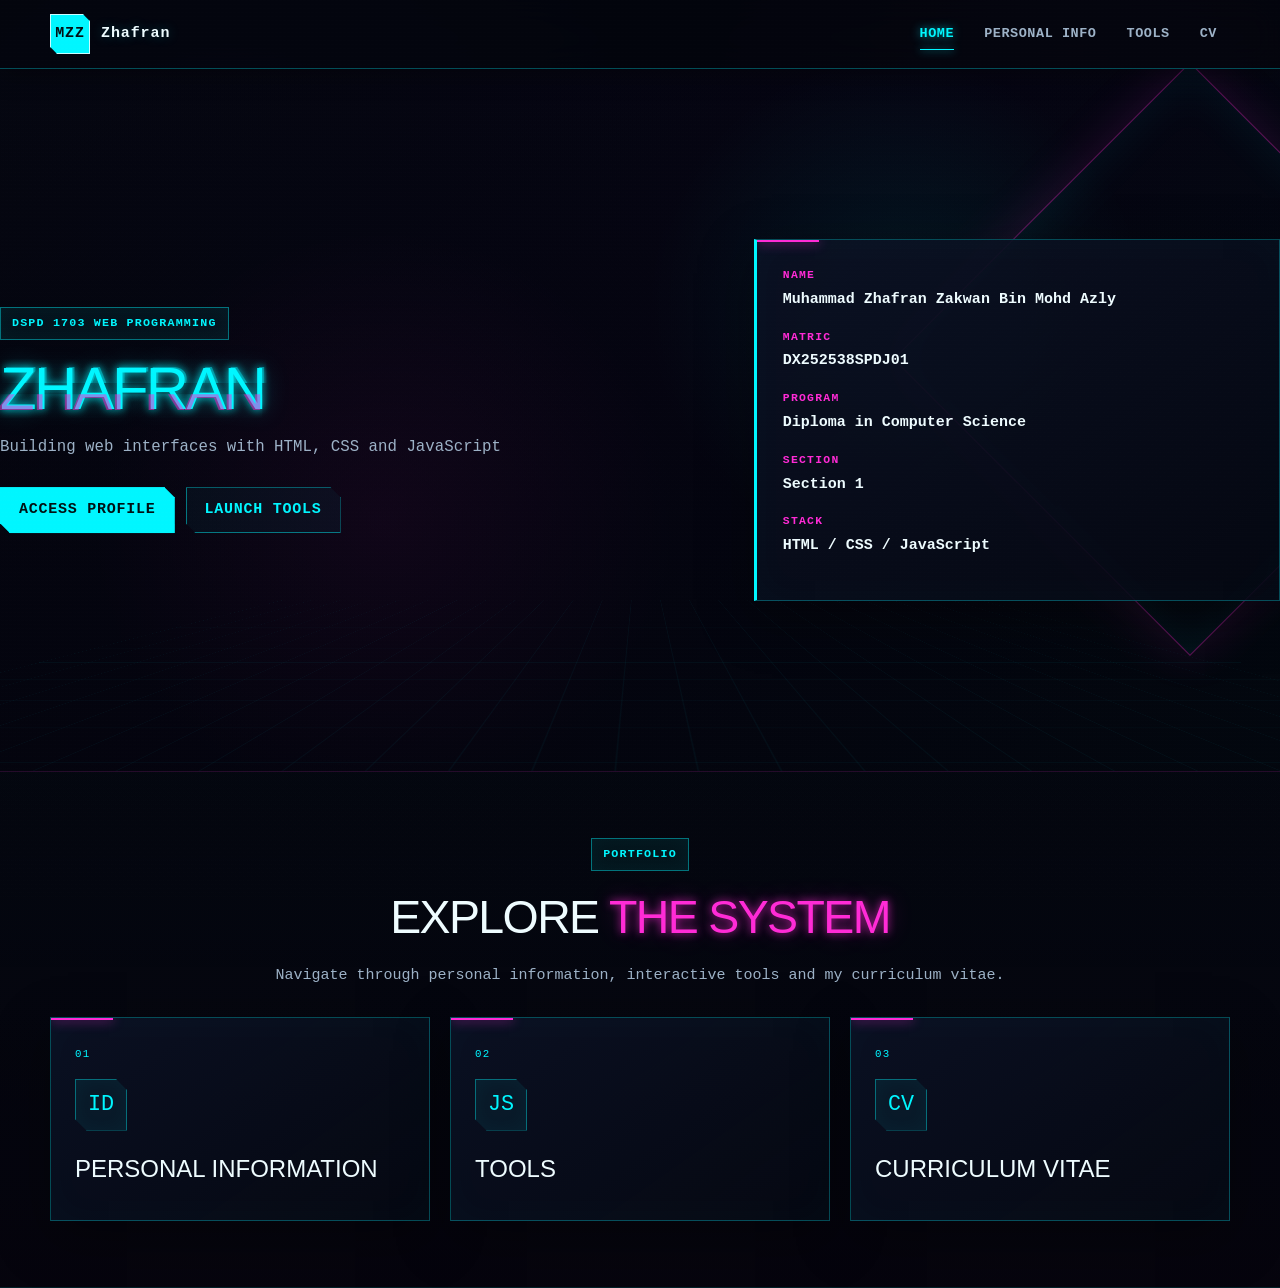
<file: index.html>
<!DOCTYPE html>
<html lang="en">
<head>
    <title>Main.html</title>
    <link rel="stylesheet" href="https://www.w3schools.com/w3css/4/w3.css">
    <link rel="stylesheet" href="css/style.css">
    <meta name="viewport" content="width=device-width, initial-scale=1.0">
</head>
<body>
<header class="site-header">
        <nav class="cyber-nav w3-bar">
            <a class="brand w3-bar-item" href="Main.html">
            <span class="brand-mark">MZZ</span>
            <span class="brand-text">Zhafran</span>
        </a>
            <div class="nav-links">
                <a class="w3-bar-item active" href="Main.html">Home</a>
                <a class="w3-bar-item " href="PersonalInfo.html">Personal Info</a>
                <a class="w3-bar-item " href="Tools.html">Tools</a>
                <a class="w3-bar-item " href="CV.html">CV</a>
            </div>
        </nav>
    </header>
    <main>
        <section class="parallax-hero w3-display-container">
            <div class="cyber-container hero-grid">
                <div>
                    <span class="eyebrow">DSPD 1703 Web Programming</span>
                    <h1 class="hero-title"><span class="glitch neon-cyan" data-text="ZHAFRAN">ZHAFRAN</span></h1>
                    <p class="lead">Building web interfaces with HTML, CSS and JavaScript</p>
                    <div class="actions">
                        <a class="btn btn-primary w3-button" href="PersonalInfo.html">Access Profile</a>
                        <a class="btn btn-secondary w3-button" href="Tools.html">Launch Tools</a>
                    </div>
 
                </div>
                <aside class="cyber-panel hero-card w3-card-4">
                    <div class="mini-label">NAME</div>
                    <div class="mini-value">Muhammad Zhafran Zakwan Bin Mohd Azly</div>
                    <div class="mini-label">Matric</div>
                    <div class="mini-value">DX252538SPDJ01</div>
                    <div class="mini-label">Program</div>
                    <div class="mini-value">Diploma in Computer Science</div>
                    <div class="mini-label">Section</div>
                    <div class="mini-value">Section 1</div>
                    <div class="mini-label">Stack</div>
                    <div class="mini-value">HTML / CSS / JavaScript</div>
                </aside>
            </div>
        </section>

        <section class="section section-dark" id="portfolio">
            <div class="cyber-container">
                <div class="section-heading w3-center">
                    <span class="eyebrow">Portfolio</span>
                    <h2>Explore <span class="neon-pink">The System</span></h2>
                    <p>Navigate through personal information, interactive tools and my curriculum vitae.</p>
                </div>
                <div class="cyber-grid-3 w3-row-padding">
                    <a class="cyber-card w3-card-4" href="PersonalInfo.html">
                        <span class="card-code">01</span>
                        <div class="card-icon">ID</div>
                        <h3>Personal Information</h3>
                    </a>
                    <a class="cyber-card w3-card-4" href="Tools.html">
                        <span class="card-code">02</span>
                        <div class="card-icon">JS</div>
                        <h3>Tools</h3>
                    </a>
                    <a class="cyber-card w3-card-4" href="CV.html">
                        <span class="card-code">03</span>
                        <div class="card-icon">CV</div>
                        <h3>Curriculum Vitae</h3>
                    </a>
                </div>
            </div>
        </section>

    </main>
</body>
</html>
</file>
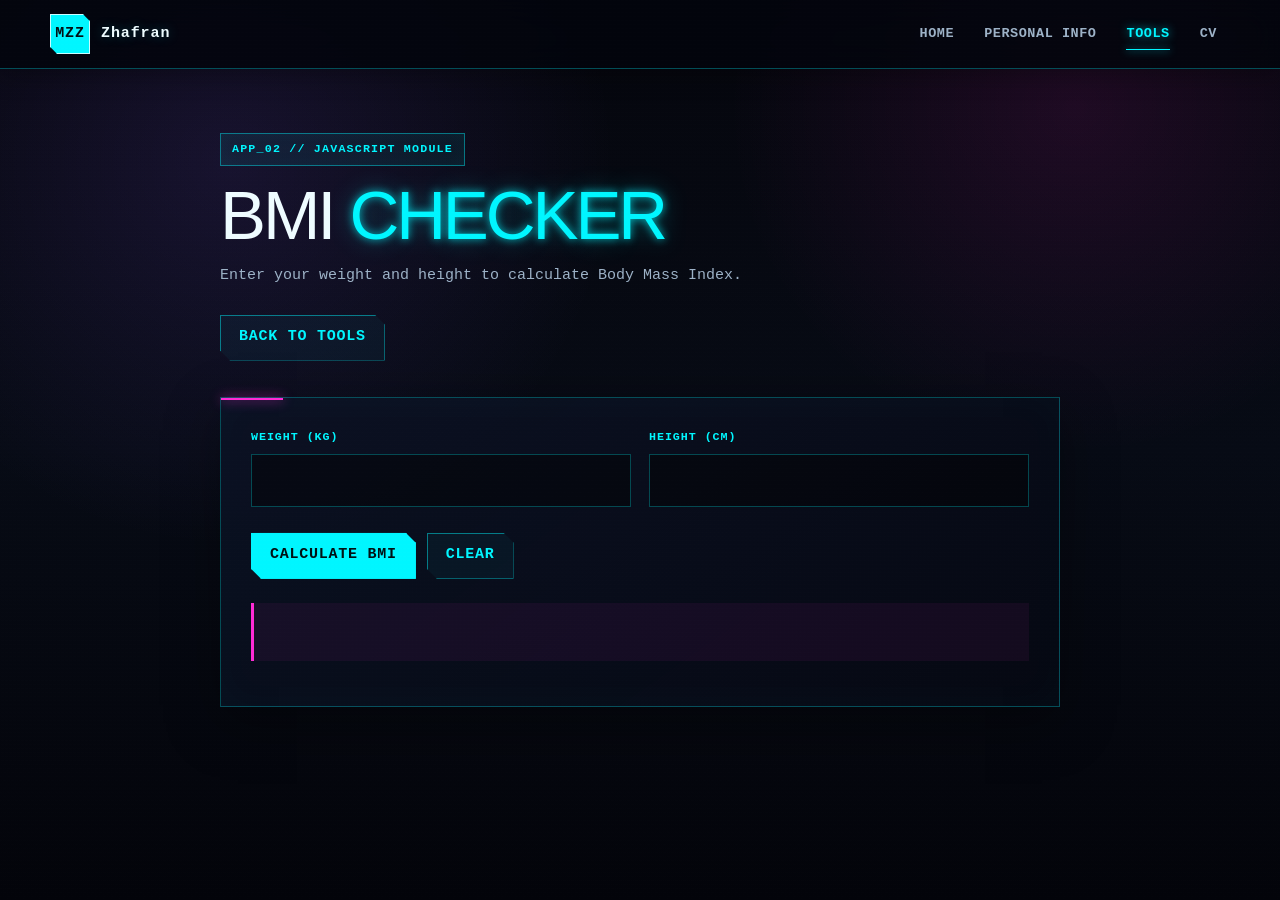
<file: BMIChecker.html>
<!DOCTYPE html>
<html lang="en">
<head>
    <meta name="viewport" content="width=device-width, initial-scale=1.0">
    <title>BMI Checker | Muhammad Zhafran Zakwan</title>
    <link rel="stylesheet" href="https://www.w3schools.com/w3css/4/w3.css">
    <link rel="stylesheet" href="css/style.css">
    <script src="js/bmi.js" defer></script>
</head>
<body class="tool-page">
<header class="site-header">
        <nav class="cyber-nav w3-bar">
            <a class="brand w3-bar-item" href="Main.html">
                <span class="brand-mark">MZZ</span>
                <span class="brand-text">Zhafran</span>
            </a>
            <div class="nav-links">
                <a class="w3-bar-item " href="Main.html">Home</a>
                <a class="w3-bar-item " href="PersonalInfo.html">Personal Info</a>
                <a class="w3-bar-item active" href="Tools.html">Tools</a>
                <a class="w3-bar-item " href="CV.html">CV</a>
            </div>
        </nav>
    </header>
    <main class="cyber-container">
        <section class="page-header">
            <span class="eyebrow">APP_02 // JavaScript Module</span>
            <h1 class="page-title">BMI <span class="neon-cyan">Checker</span></h1>
            <p class="page-subtitle">Enter your weight and height to calculate Body Mass Index.</p>
            <div class="actions"><a class="btn btn-secondary w3-button" href="Tools.html">Back to Tools</a></div>
        </section>
        <section class="tool-panel w3-card-4">
            <div class="form-grid">
                <div class="field"><label for="weight">Weight (kg)</label><input class="w3-input" type="number" min="0" step="any" id="weight"></div>
                <div class="field"><label for="height">Height (cm)</label><input class="w3-input" type="number" min="0" step="any" id="height"></div>
            </div>
            <div class="button-row">
                <button class="btn btn-primary w3-button" type="button" onclick="calculateBMI()">Calculate BMI</button>
                <button class="btn btn-secondary w3-button" type="button" onclick="clearBMI()">Clear</button>
            </div>
            <p class="result-box" id="bmiResult"></p>
        </section>
    </main>
</body>
</html>
</file>
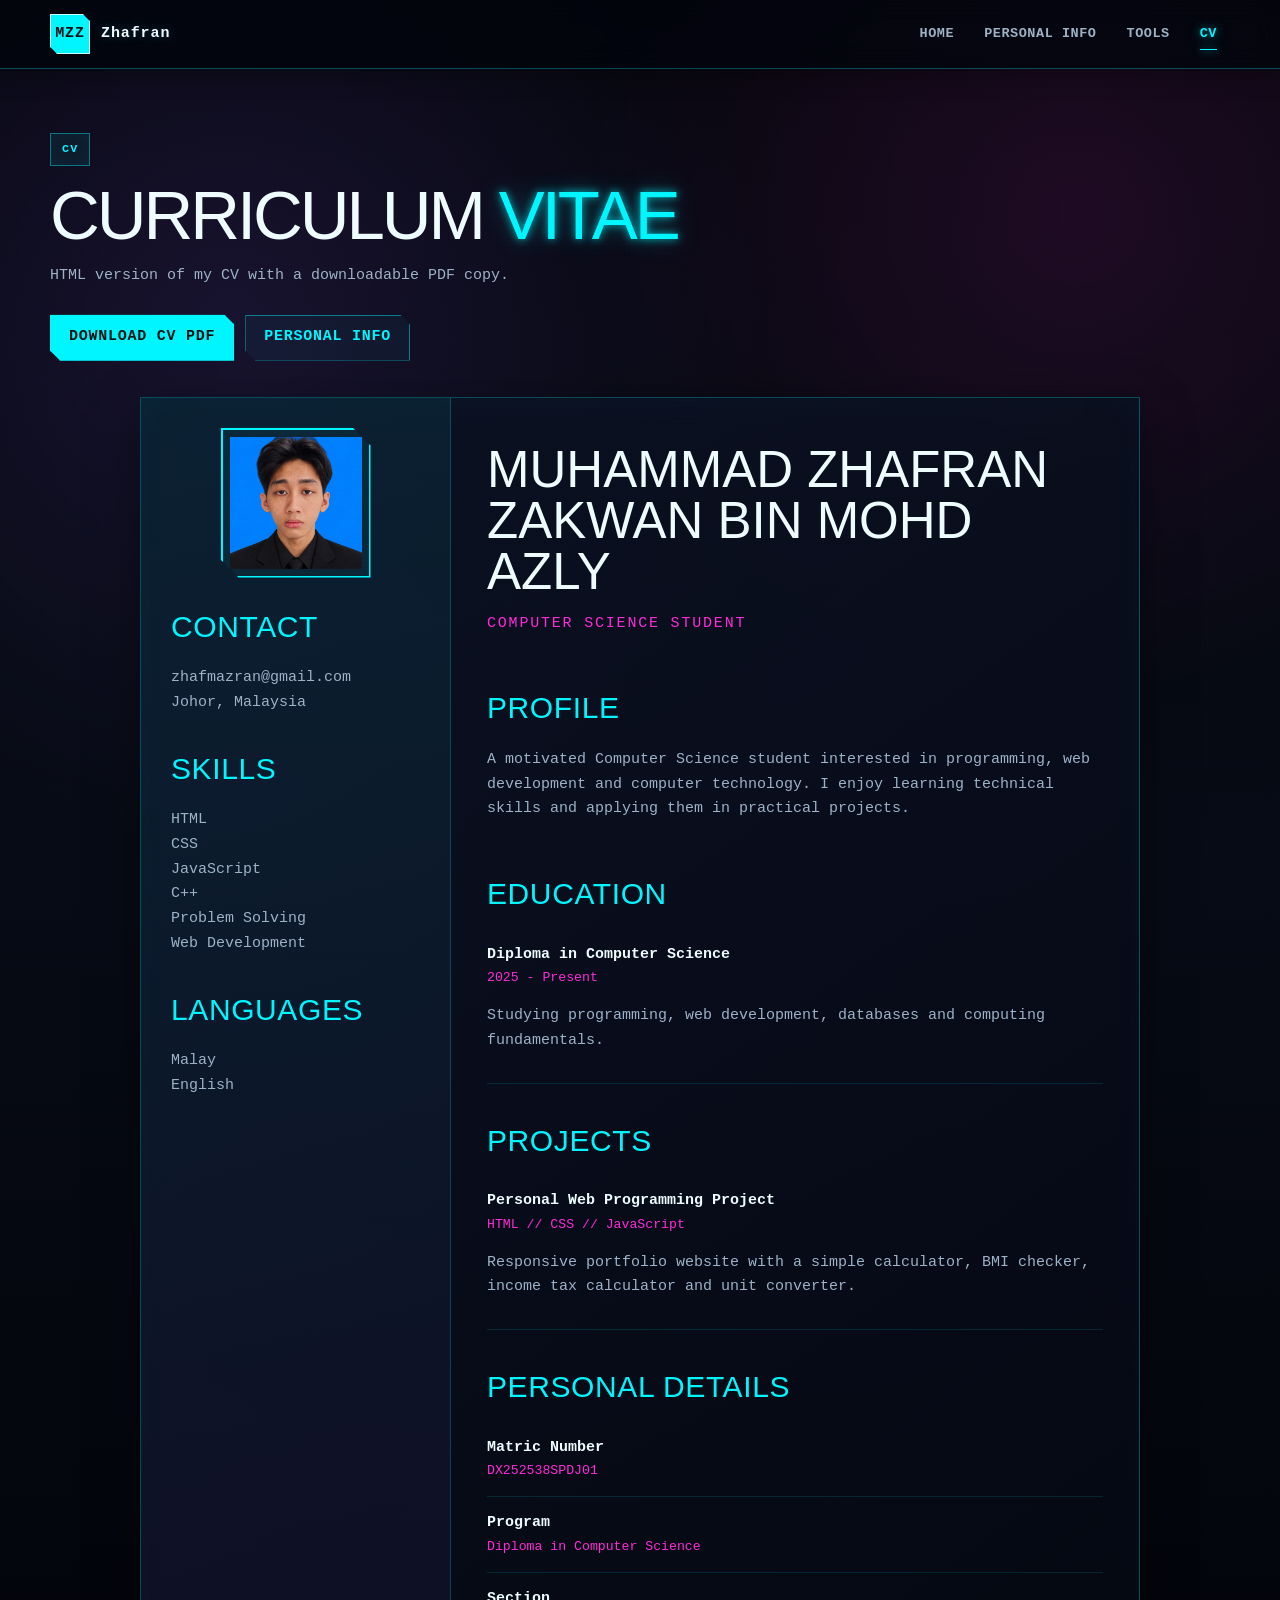
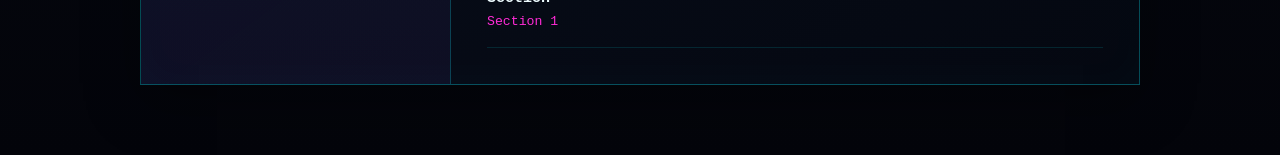
<file: CV.html>
<!DOCTYPE html>
<html lang="en">
<head>
    <meta name="viewport" content="width=device-width, initial-scale=1.0">
    <title>CV | Muhammad Zhafran Zakwan</title>
    <link rel="stylesheet" href="https://www.w3schools.com/w3css/4/w3.css">
    <link rel="stylesheet" href="css/style.css">
    
</head>
<body>
<header class="site-header">
        <nav class="cyber-nav w3-bar">
            <a class="brand w3-bar-item" href="Main.html">
                <span class="brand-mark">MZZ</span>
                <span class="brand-text">Zhafran</span>
            </a>
            <div class="nav-links">
                <a class="w3-bar-item " href="Main.html">Home</a>
                <a class="w3-bar-item " href="PersonalInfo.html">Personal Info</a>
                <a class="w3-bar-item " href="Tools.html">Tools</a>
                <a class="w3-bar-item active" href="CV.html">CV</a>
            </div>
        </nav>
    </header>
    <main class="cyber-container">
        <section class="page-header">
            <span class="eyebrow">CV</span>
            <h1 class="page-title">Curriculum <span class="neon-cyan">Vitae</span></h1>
            <p class="page-subtitle">HTML version of my CV with a downloadable PDF copy.</p>
            <div class="actions">
                <a class="btn btn-primary w3-button" href="pdf/CV_Muhammad_Zhafran_Zakwan.pdf" download>Download CV PDF</a>
                <a class="btn btn-secondary w3-button" href="PersonalInfo.html">Personal Info</a>
            </div>
        </section>

        <section class="cv-shell w3-card-4">
            <aside class="cv-side">
                <img class="profile-photo" src="images/zhaf.jpg">
                <h2>Contact</h2>
                <p class="muted">zhafmazran@gmail.com<br>Johor, Malaysia</p>
                <h2>Skills</h2>
                <p class="muted">HTML<br>CSS<br>JavaScript<br>C++<br>Problem Solving<br>Web Development<br></p>
                <h2>Languages</h2>
                <p class="muted">Malay<br>English</p>
            </aside>
            <div class="cv-main">
                <h1>Muhammad Zhafran Zakwan Bin Mohd Azly</h1>
                <p class="role">Computer Science Student</p>
                <div class="cv-section">
                    <h2>Profile</h2>
                    <p class="muted">A motivated Computer Science student interested in programming, web development and computer technology. I enjoy learning technical skills and applying them in practical projects.</p>
                </div>
                <div class="cv-section">
                    <h2>Education</h2>
                    <div class="cv-entry"><strong>Diploma in Computer Science</strong><span>2025 - Present</span><p class="muted">Studying programming, web development, databases and computing fundamentals.</p></div>
                </div>
                <div class="cv-section">
                    <h2>Projects</h2>
                    <div class="cv-entry"><strong>Personal Web Programming Project</strong><span>HTML // CSS // JavaScript</span><p class="muted">Responsive portfolio website with a simple calculator, BMI checker, income tax calculator and unit converter.</p></div>
                </div>
                <div class="cv-section">
                    <h2>Personal Details</h2>
                    <div class="cv-entry"><strong>Matric Number</strong><span>DX252538SPDJ01</span></div>
                    <div class="cv-entry"><strong>Program</strong><span>Diploma in Computer Science</span></div>
                    <div class="cv-entry"><strong>Section</strong><span>Section 1</span></div>
                </div>
            </div>
        </section>
    </main>
</body>
</html>
</file>
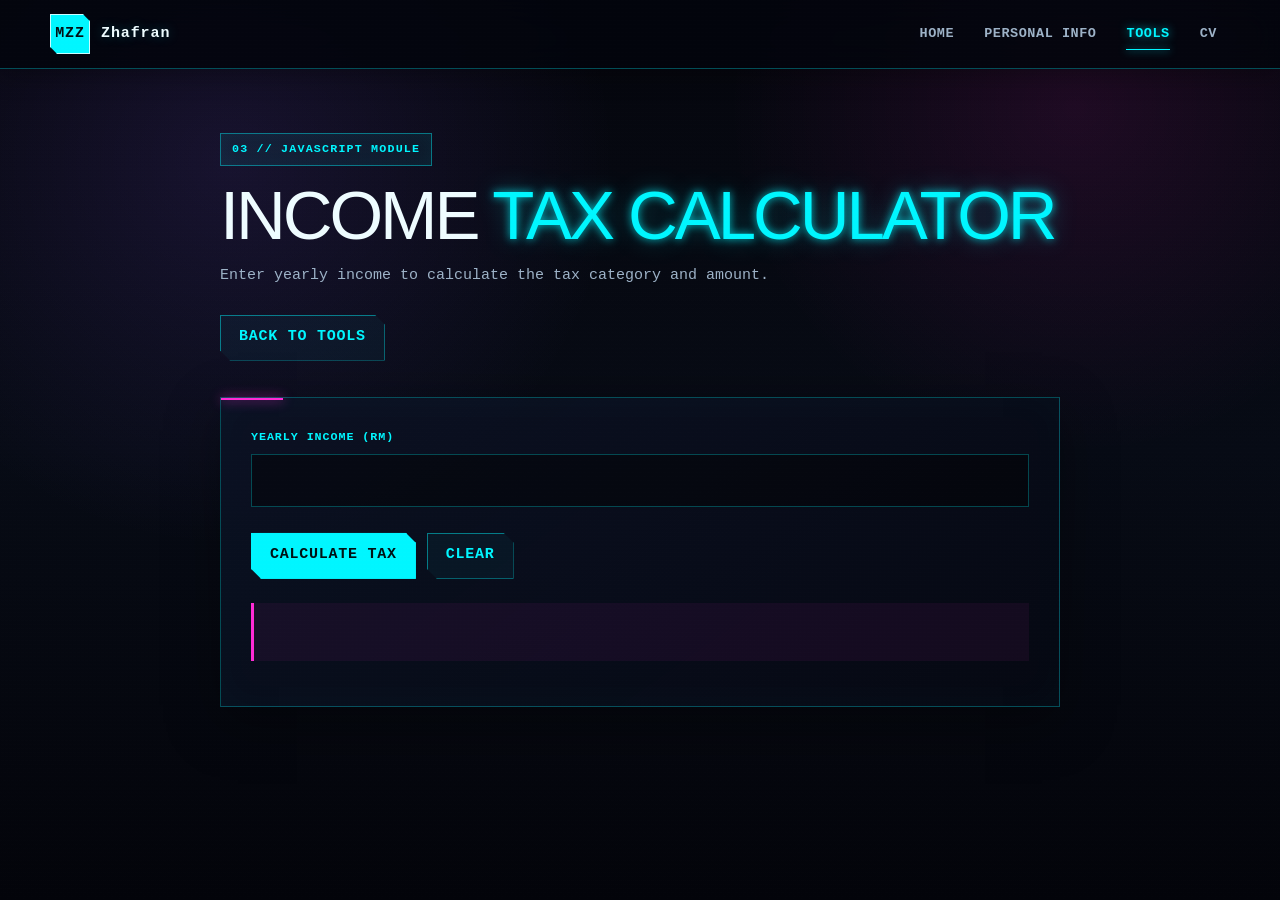
<file: IncomeTaxCalculator.html>
<!DOCTYPE html>
<html lang="en">
<head>
    <meta name="viewport" content="width=device-width, initial-scale=1.0">
    <title>Income Tax Calculator | Muhammad Zhafran Zakwan</title>
    <link rel="stylesheet" href="https://www.w3schools.com/w3css/4/w3.css">
    <link rel="stylesheet" href="css/style.css">
    <script src="js/income-tax.js" defer></script>
</head>
<body class="tool-page">
<header class="site-header">
        <nav class="cyber-nav w3-bar">
            <a class="brand w3-bar-item" href="Main.html">
             <span class="brand-mark">MZZ</span>
             <span class="brand-text">Zhafran</span>
        </a>
            <div class="nav-links">
                <a class="w3-bar-item " href="Main.html">Home</a>
                <a class="w3-bar-item " href="PersonalInfo.html">Personal Info</a>
                <a class="w3-bar-item active" href="Tools.html">Tools</a>
                <a class="w3-bar-item " href="CV.html">CV</a>
            </div>
        </nav>
    </header>
    <main class="cyber-container">
        <section class="page-header">
            <span class="eyebrow">03 // JavaScript Module</span>
            <h1 class="page-title">Income <span class="neon-cyan">Tax Calculator</span></h1>
            <p class="page-subtitle">Enter yearly income to calculate the tax category and amount.</p>
            <div class="actions"><a class="btn btn-secondary w3-button" href="Tools.html">Back to Tools</a></div>
        </section>
        <section class="tool-panel w3-card-4">
            <div class="field"><label for="income">Yearly Income (RM)</label><input class="w3-input" type="number" min="0" step="any" id="income"></div>
            <div class="button-row">
                <button class="btn btn-primary w3-button" type="button" onclick="calculateIncomeTax()">Calculate Tax</button>
                <button class="btn btn-secondary w3-button" type="button" onclick="clearTax()">Clear</button>
            </div>
            <p class="result-box" id="taxResult"></p>
        </section>
    </main>
</body>
</html>
</file>
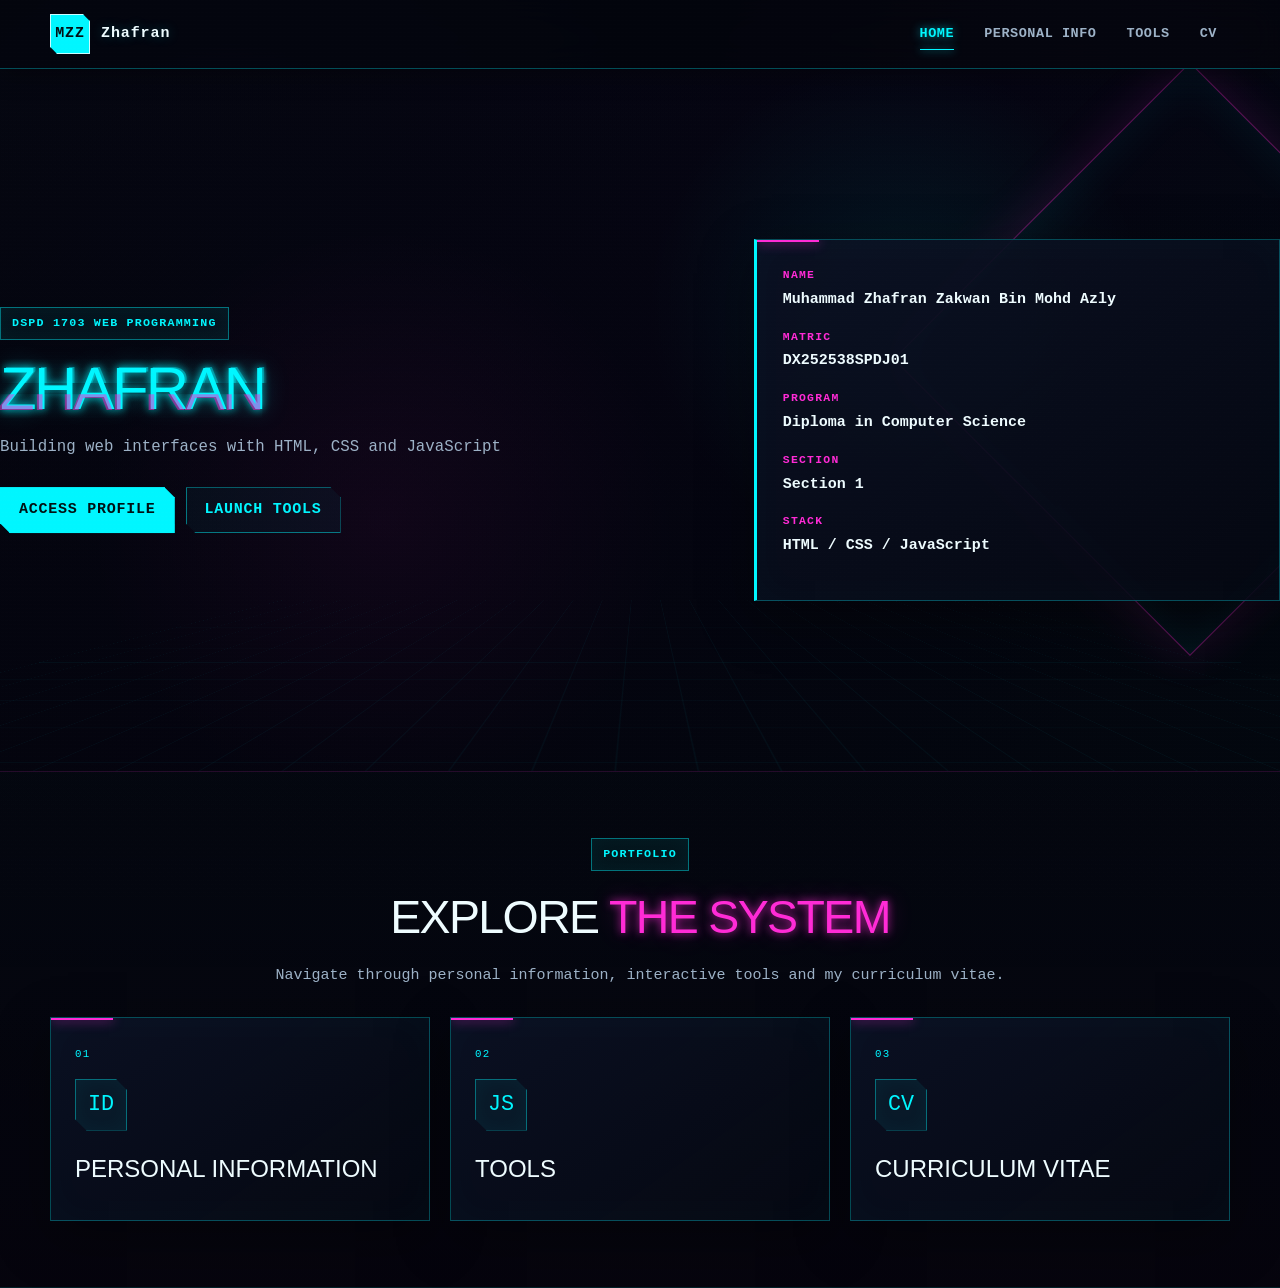
<file: Main.html>
<!DOCTYPE html>
<html lang="en">
<head>
    <title>Main.html</title>
    <link rel="stylesheet" href="https://www.w3schools.com/w3css/4/w3.css">
    <link rel="stylesheet" href="css/style.css">
    <meta name="viewport" content="width=device-width, initial-scale=1.0">
</head>
<body>
<header class="site-header">
        <nav class="cyber-nav w3-bar">
            <a class="brand w3-bar-item" href="Main.html">
            <span class="brand-mark">MZZ</span>
            <span class="brand-text">Zhafran</span>
        </a>
            <div class="nav-links">
                <a class="w3-bar-item active" href="Main.html">Home</a>
                <a class="w3-bar-item " href="PersonalInfo.html">Personal Info</a>
                <a class="w3-bar-item " href="Tools.html">Tools</a>
                <a class="w3-bar-item " href="CV.html">CV</a>
            </div>
        </nav>
    </header>
    <main>
        <section class="parallax-hero w3-display-container">
            <div class="cyber-container hero-grid">
                <div>
                    <span class="eyebrow">DSPD 1703 Web Programming</span>
                    <h1 class="hero-title"><span class="glitch neon-cyan" data-text="ZHAFRAN">ZHAFRAN</span></h1>
                    <p class="lead">Building web interfaces with HTML, CSS and JavaScript</p>
                    <div class="actions">
                        <a class="btn btn-primary w3-button" href="PersonalInfo.html">Access Profile</a>
                        <a class="btn btn-secondary w3-button" href="Tools.html">Launch Tools</a>
                    </div>
 
                </div>
                <aside class="cyber-panel hero-card w3-card-4">
                    <div class="mini-label">NAME</div>
                    <div class="mini-value">Muhammad Zhafran Zakwan Bin Mohd Azly</div>
                    <div class="mini-label">Matric</div>
                    <div class="mini-value">DX252538SPDJ01</div>
                    <div class="mini-label">Program</div>
                    <div class="mini-value">Diploma in Computer Science</div>
                    <div class="mini-label">Section</div>
                    <div class="mini-value">Section 1</div>
                    <div class="mini-label">Stack</div>
                    <div class="mini-value">HTML / CSS / JavaScript</div>
                </aside>
            </div>
        </section>

        <section class="section section-dark" id="portfolio">
            <div class="cyber-container">
                <div class="section-heading w3-center">
                    <span class="eyebrow">Portfolio</span>
                    <h2>Explore <span class="neon-pink">The System</span></h2>
                    <p>Navigate through personal information, interactive tools and my curriculum vitae.</p>
                </div>
                <div class="cyber-grid-3 w3-row-padding">
                    <a class="cyber-card w3-card-4" href="PersonalInfo.html">
                        <span class="card-code">01</span>
                        <div class="card-icon">ID</div>
                        <h3>Personal Information</h3>
                    </a>
                    <a class="cyber-card w3-card-4" href="Tools.html">
                        <span class="card-code">02</span>
                        <div class="card-icon">JS</div>
                        <h3>Tools</h3>
                    </a>
                    <a class="cyber-card w3-card-4" href="CV.html">
                        <span class="card-code">03</span>
                        <div class="card-icon">CV</div>
                        <h3>Curriculum Vitae</h3>
                    </a>
                </div>
            </div>
        </section>

    </main>
</body>
</html>
</file>
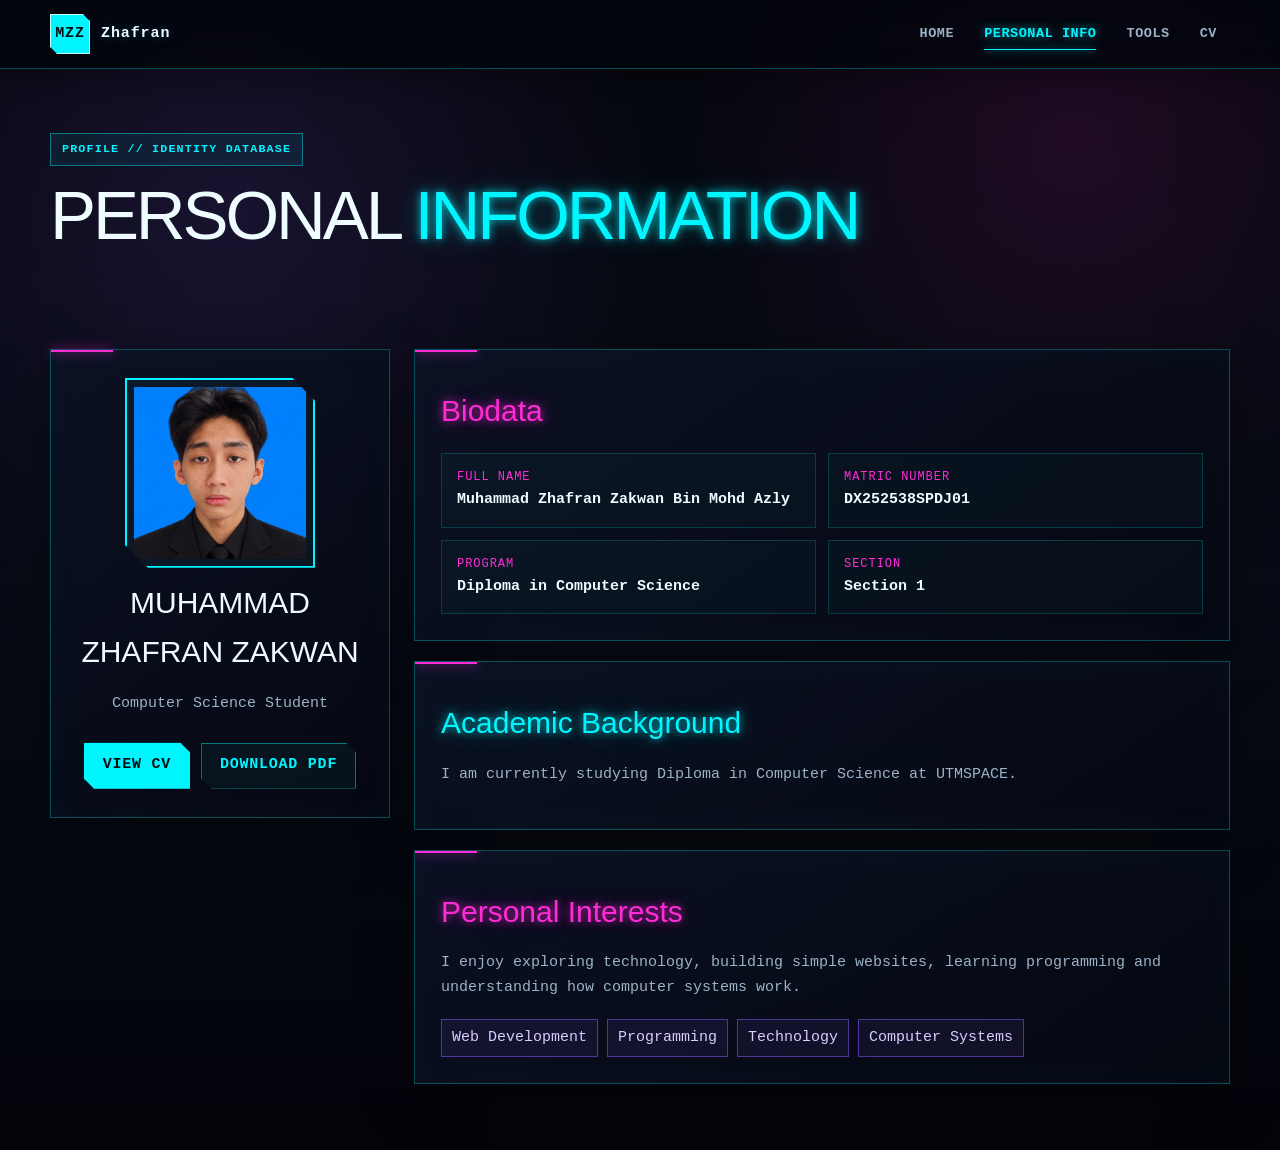
<file: PersonalInfo.html>
<!DOCTYPE html>
<html lang="en">
<head>
    <title>Personal Information | Muhammad Zhafran Zakwan</title>
    <link rel="stylesheet" href="https://www.w3schools.com/w3css/4/w3.css">
    <link rel="stylesheet" href="css/style.css">
    <meta name="viewport" content="width=device-width, initial-scale=1.0">
</head>
<body>
<header class="site-header">
        <nav class="cyber-nav w3-bar">
            <a class="brand w3-bar-item" href="Main.html">
                <span class="brand-mark">MZZ</span>
                <span class="brand-text">Zhafran</span>
            </a>
            <div class="nav-links">
                <a class="w3-bar-item " href="Main.html">Home</a>
                <a class="w3-bar-item active" href="PersonalInfo.html">Personal Info</a>
                <a class="w3-bar-item " href="Tools.html">Tools</a>
                <a class="w3-bar-item " href="CV.html">CV</a>
            </div>
        </nav>
    </header>
    <main class="cyber-container">
        <section class="page-header">
            <span class="eyebrow">Profile // Identity Database</span>
            <h1 class="page-title">Personal <span class="neon-cyan">Information</span></h1>
        </section>

        <section class="profile-layout section">
            <aside class="profile-card w3-card-4">
                <img class="profile-photo" src="images/zhaf.jpg">
                <h2>Muhammad Zhafran Zakwan</h2>
                <p class="muted">Computer Science Student</p>
                <div class="actions" style="justify-content:center">
                    <a class="btn btn-primary w3-button" href="CV.html">View CV</a>
                    <a class="btn btn-secondary w3-button" href="pdf/CV_Muhammad_Zhafran_Zakwan.pdf" download>Download PDF</a>
                </div>
            </aside>

            <div class="content-stack">
                <article class="cyber-panel w3-card-4">
                    <h2 class="neon-pink">Biodata</h2>
                    <div class="info-list">
                        <div class="info-item"><small>Full Name</small><strong>Muhammad Zhafran Zakwan Bin Mohd Azly</strong></div>
                        <div class="info-item"><small>Matric Number</small><strong>DX252538SPDJ01</strong></div>
                        <div class="info-item"><small>Program</small><strong>Diploma in Computer Science</strong></div>
                        <div class="info-item"><small>Section</small><strong>Section 1</strong></div>
                    </div>
                </article>

                <article class="cyber-panel w3-card-4">
                    <h2 class="neon-cyan">Academic Background</h2>
                    <p class="muted">I am currently studying Diploma in Computer Science at UTMSPACE.</p>
                </article>

                <article class="cyber-panel w3-card-4">
                    <h2 class="neon-pink">Personal Interests</h2>
                    <p class="muted">I enjoy exploring technology, building simple websites, learning programming and understanding how computer systems work.</p>
                    <div class="skill-tags">
                        <span>Web Development</span><span>Programming</span><span>Technology</span><span>Computer Systems</span>
                    </div>
                </article>
            </div>
        </section>
    </main>
</body>
</html>
</file>
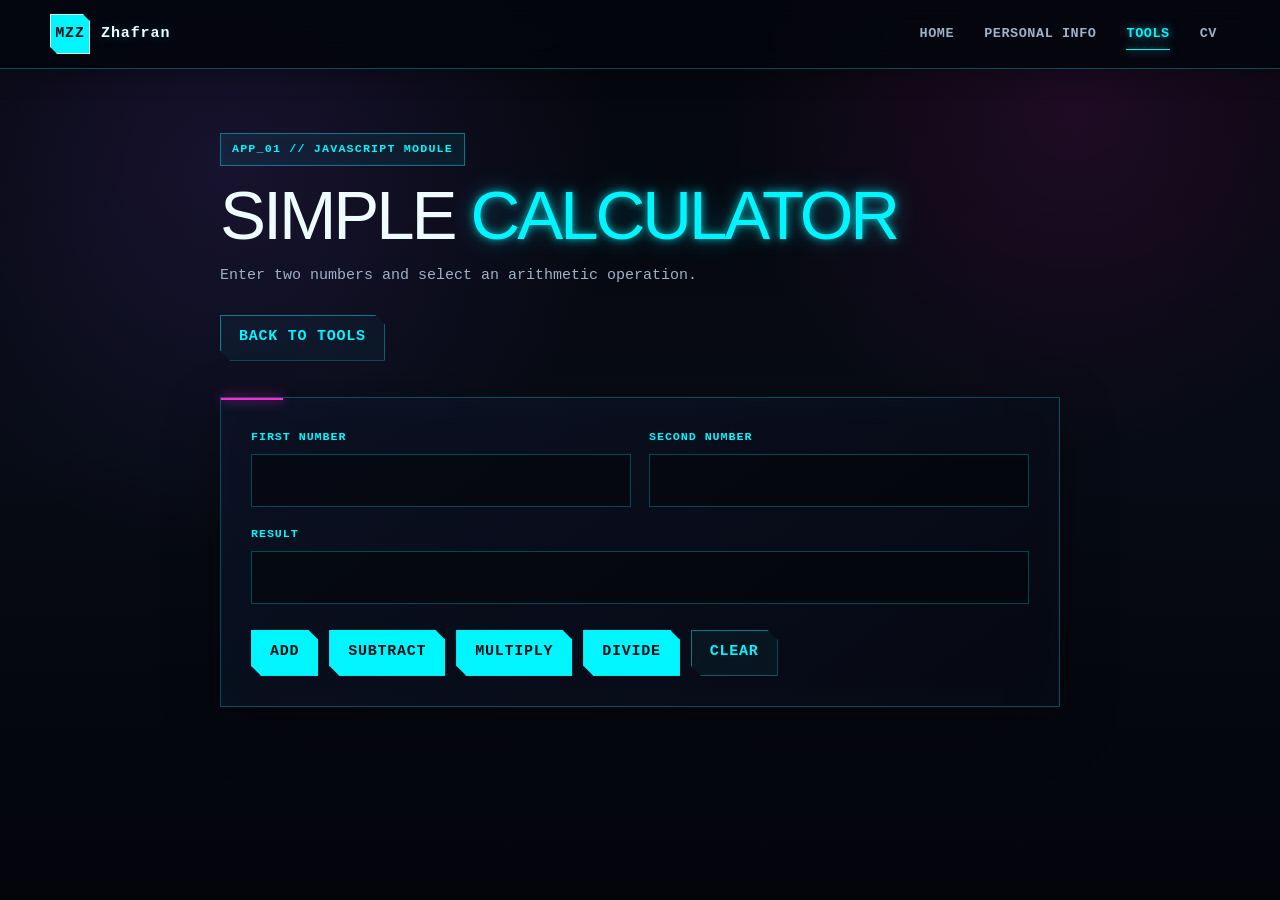
<file: SimpleCalculator.html>
<!DOCTYPE html>
<html lang="en">
<head>
    <title>Simple Calculator | Muhammad Zhafran Zakwan</title>
    <link rel="stylesheet" href="https://www.w3schools.com/w3css/4/w3.css">
    <link rel="stylesheet" href="css/style.css">
    <meta name="viewport" content="width=device-width, initial-scale=1.0">
    <script src="js/simple-calculator.js" defer></script>
</head>
<body class="tool-page">
<header class="site-header">
        <nav class="cyber-nav w3-bar">
            <a class="brand w3-bar-item" href="Main.html">
            <span class="brand-mark">MZZ</span>
            <span class="brand-text">Zhafran</span>
        </a>
            <div class="nav-links">
                <a class="w3-bar-item " href="Main.html">Home</a>
                <a class="w3-bar-item " href="PersonalInfo.html">Personal Info</a>
                <a class="w3-bar-item active" href="Tools.html">Tools</a>
                <a class="w3-bar-item " href="CV.html">CV</a>
            </div>
        </nav>
    </header>
    <main class="cyber-container">
        <section class="page-header">
            <span class="eyebrow">APP_01 // JavaScript Module</span>
            <h1 class="page-title">Simple <span class="neon-cyan">Calculator</span></h1>
            <p class="page-subtitle">Enter two numbers and select an arithmetic operation.</p>
            <div class="actions"><a class="btn btn-secondary w3-button" href="Tools.html">Back to Tools</a></div>
        </section>
        <section class="tool-panel w3-card-4">
            <div class="form-grid">
                <div class="field"><label for="no1">First Number</label><input class="w3-input" type="number" step="any" id="no1"></div>
                <div class="field"><label for="no2">Second Number</label><input class="w3-input" type="number" step="any" id="no2"></div>
                <div class="field full"><label for="result">Result</label><input class="w3-input" type="text" id="result" readonly></div>
            </div>
            <div class="button-row">
                <button class="btn btn-primary w3-button" type="button" onclick="doAdd()">Add</button>
                <button class="btn btn-primary w3-button" type="button" onclick="doSubtract()">Subtract</button>
                <button class="btn btn-primary w3-button" type="button" onclick="doMultiply()">Multiply</button>
                <button class="btn btn-primary w3-button" type="button" onclick="doDivide()">Divide</button>
                <button class="btn btn-secondary w3-button" type="button" onclick="doClear()">Clear</button>
            </div>
        </section>
    </main>
</body>
</html>
</file>
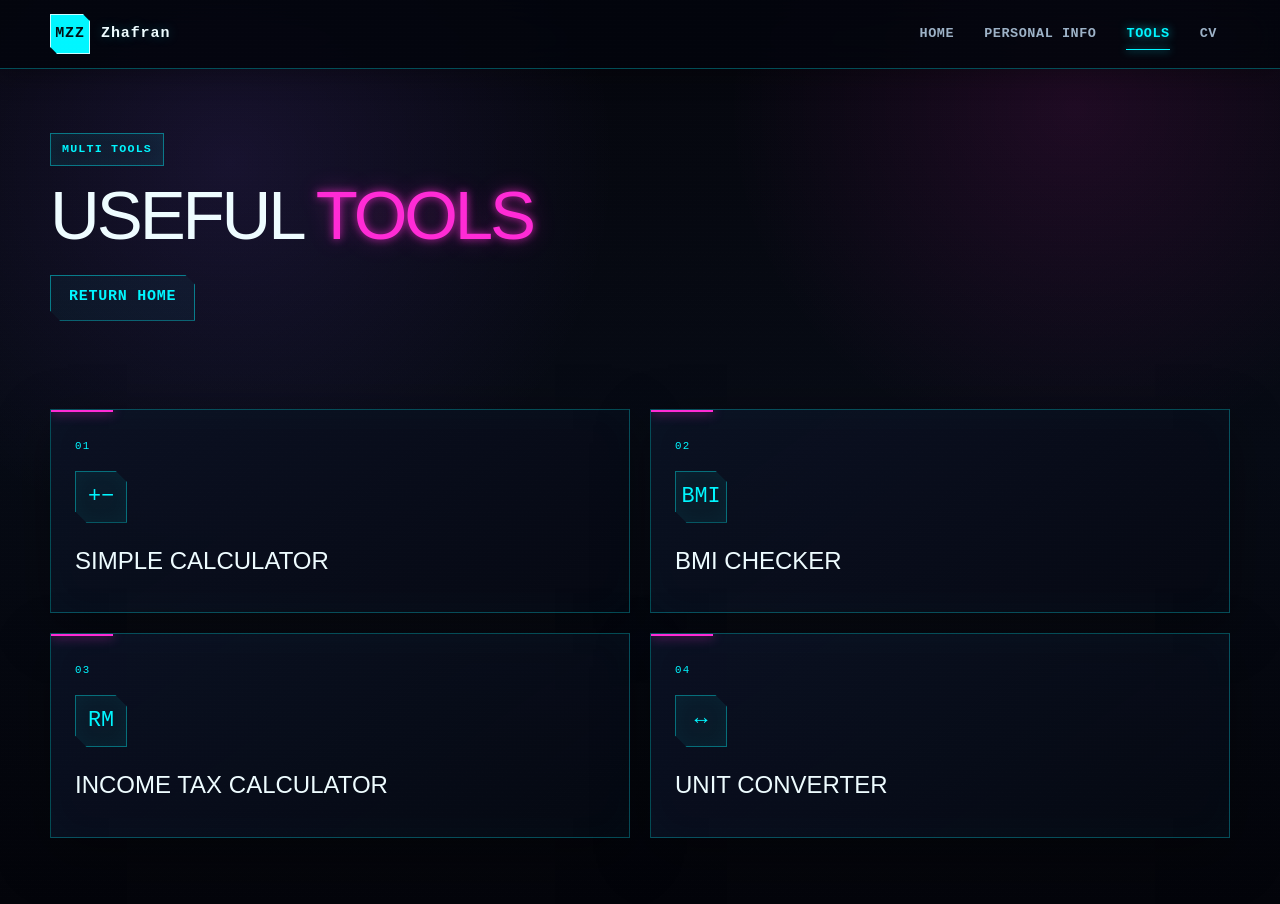
<file: Tools.html>
<!DOCTYPE html>
<html lang="en">
<head>
    <title>Useful Tools | Muhammad Zhafran Zakwan</title>
    <link rel="stylesheet" href="https://www.w3schools.com/w3css/4/w3.css">
    <link rel="stylesheet" href="css/style.css">
    <meta name="viewport" content="width=device-width, initial-scale=1.0">
</head>
<body>
<header class="site-header">
        <nav class="cyber-nav w3-bar">
            <a class="brand w3-bar-item" href="Main.html">
            <span class="brand-mark">MZZ</span>
            <span class="brand-text">Zhafran</span>
        </a>
            <div class="nav-links">
                <a class="w3-bar-item " href="Main.html">Home</a>
                <a class="w3-bar-item " href="PersonalInfo.html">Personal Info</a>
                <a class="w3-bar-item active" href="Tools.html">Tools</a>
                <a class="w3-bar-item " href="CV.html">CV</a>
            </div>
        </nav>
    </header>
    <main class="cyber-container">
        <section class="page-header">
            <span class="eyebrow">Multi tools</span>
            <h1 class="page-title">Useful <span class="neon-pink">Tools</span></h1>
            <div class="actions"><a class="btn btn-secondary w3-button" href="Main.html">Return Home</a></div>
        </section>

        <section class="section">
            <div class="tool-grid w3-row-padding">
                <a class="tool-card cyber-panel w3-card-4" href="SimpleCalculator.html">
                    <span class="card-code">01</span><div class="card-icon">+−</div><h3>Simple Calculator</h3>
                </a>
                <a class="tool-card cyber-panel w3-card-4" href="BMIChecker.html">
                    <span class="card-code">02</span><div class="card-icon">BMI</div><h3>BMI Checker</h3>
                </a>    
                <a class="tool-card cyber-panel w3-card-4" href="IncomeTaxCalculator.html">
                    <span class="card-code">03</span><div class="card-icon">RM</div><h3>Income Tax Calculator</h3>
                </a>
                <a class="tool-card cyber-panel w3-card-4" href="UnitConverter.html">
                    <span class="card-code">04</span><div class="card-icon">↔</div><h3>Unit Converter</h3>
                </a>
            </div>
        </section>
    </main>
</body>
</html>
</file>
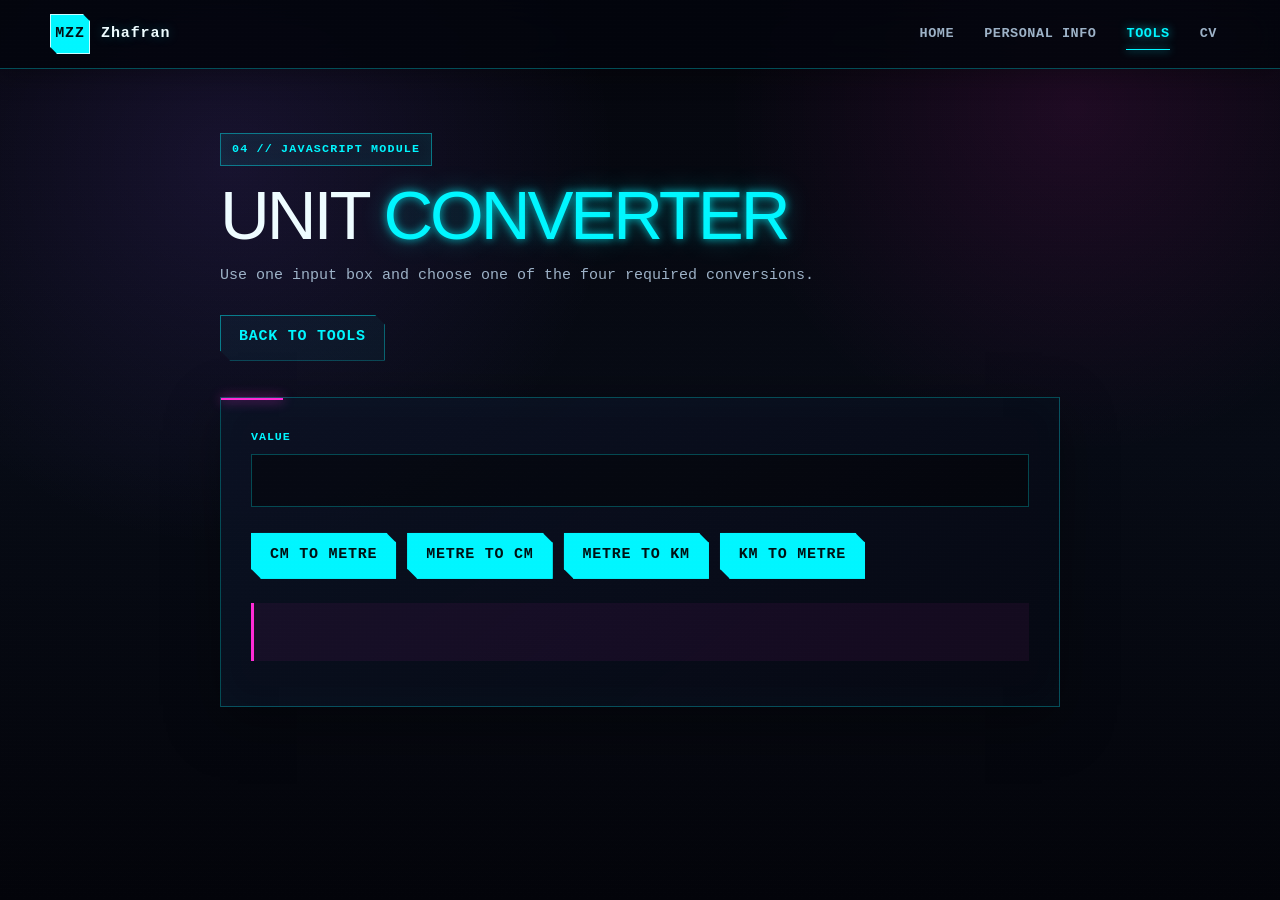
<file: UnitConverter.html>
<!DOCTYPE html>
<html lang="en">
<head>
    <title>Unit Converter | Muhammad Zhafran Zakwan</title>
    <link rel="stylesheet" href="https://www.w3schools.com/w3css/4/w3.css">
    <link rel="stylesheet" href="css/style.css">
    <script src="js/unit-converter.js" defer></script>
    <meta name="viewport" content="width=device-width, initial-scale=1.0">
</head>
<body class="tool-page">
<header class="site-header">
        <nav class="cyber-nav w3-bar">
            <a class="brand w3-bar-item" href="Main.html">
            <span class="brand-mark">MZZ</span>
            <span class="brand-text">Zhafran</span> 
        </a>
            <div class="nav-links">
                <a class="w3-bar-item " href="Main.html">Home</a>
                <a class="w3-bar-item " href="PersonalInfo.html">Personal Info</a>
                <a class="w3-bar-item active" href="Tools.html">Tools</a>
                <a class="w3-bar-item " href="CV.html">CV</a>
            </div>
        </nav>
    </header>
    <main class="cyber-container">
        <section class="page-header">
            <span class="eyebrow">04 // JavaScript Module</span>
            <h1 class="page-title">Unit <span class="neon-cyan">Converter</span></h1>
            <p class="page-subtitle">Use one input box and choose one of the four required conversions.</p>
            <div class="actions"><a class="btn btn-secondary w3-button" href="Tools.html">Back to Tools</a></div>
        </section>
        <section class="tool-panel w3-card-4">
            <div class="field"><label for="lengthValue">Value</label><input class="w3-input" type="number" step="any" id="lengthValue"></div>
            <div class="button-row">
                <button class="btn btn-primary w3-button" type="button" onclick="cmToMetre()">cm to metre</button>
                <button class="btn btn-primary w3-button" type="button" onclick="metreToCm()">Metre to cm</button>
                <button class="btn btn-primary w3-button" type="button" onclick="metreToKm()">Metre to km</button>
                <button class="btn btn-primary w3-button" type="button" onclick="kmToMetre()">Km to metre</button>
            </div>
            <p class="result-box" id="conversionResult"></p>
        </section>
    </main>
</body>
</html>
</file>
<file: css/style.css>
:root {
    --bg: #05060d;
    --bg-deep: #02030a;
    --panel: rgba(8, 12, 26, 0.82);
    --panel-solid: #090d1b;
    --cyan: #00f6ff;
    --pink: #ff2bd6;
    --violet: #8f5cff;
    --lime: #c8ff2e;
    --text: #eefcff;
    --muted: #9db2c7;
    --line: rgba(0, 246, 255, 0.24);
    --shadow-cyan: 0 0 12px rgba(0, 246, 255, 0.45), 0 0 36px rgba(0, 246, 255, 0.12);
    --shadow-pink: 0 0 12px rgba(255, 43, 214, 0.4), 0 0 34px rgba(255, 43, 214, 0.12);
}

* {
    box-sizing: border-box;
}

html {
    scroll-behavior: smooth;
}

body {
    margin: 0;
    min-height: 100vh;
    color: var(--text);
    background:
        radial-gradient(circle at 18% 18%, rgba(143, 92, 255, 0.13), transparent 30%),
        radial-gradient(circle at 84% 12%, rgba(255, 43, 214, 0.1), transparent 26%),
        linear-gradient(180deg, #05060d 0%, #070b15 50%, #03040a 100%);
    font-family: Consolas, "Courier New", monospace;
    line-height: 1.65;
    overflow-x: hidden;
}

body::before {
    content: "";
    position: fixed;
    inset: 0;
    pointer-events: none;
    z-index: 9999;
    opacity: 0.08;
    background: repeating-linear-gradient(0deg, transparent 0, transparent 3px, rgba(255,255,255,0.18) 4px);
}

a {
    color: inherit;
    text-decoration: none;
}

button,
input {
    font: inherit;
}

.site-header {
    position: sticky;
    top: 0;
    z-index: 100;
    background: rgba(3, 5, 13, 0.88);
    border-bottom: 1px solid rgba(0, 246, 255, 0.3);
    box-shadow: 0 4px 26px rgba(0, 0, 0, 0.35);
    backdrop-filter: blur(14px);
}

.cyber-nav {
    width: min(1180px, calc(100% - 26px));
    margin: auto;
    min-height: 68px;
    display: flex;
    align-items: center;
    justify-content: space-between;
    gap: 20px;
}

.brand {
    display: inline-flex;
    align-items: center;
    gap: 11px;
    font-weight: 800;
    letter-spacing: 0.06em;
}

.brand-mark {
    width: 40px;
    height: 40px;
    display: grid;
    place-items: center;
    color: #001014;
    background: var(--cyan);
    border: 1px solid #c8fdff;
    box-shadow: var(--shadow-cyan);
    clip-path: polygon(0 0, 82% 0, 100% 18%, 100% 100%, 18% 100%, 0 82%);
}

.brand-text {
    color: var(--text);
    text-shadow: 0 0 12px rgba(0, 246, 255, 0.25);
}

.nav-links {
    display: flex;
    align-items: center;
    justify-content: flex-end;
    flex-wrap: wrap;
    gap: 4px;
}

.nav-links a {
    position: relative;
    padding: 10px 13px;
    color: var(--muted);
    font-size: 0.9rem;
    font-weight: 700;
    letter-spacing: 0.04em;
    text-transform: uppercase;
}

.nav-links a::after {
    content: "";
    position: absolute;
    left: 13px;
    right: 13px;
    bottom: 5px;
    height: 1px;
    background: var(--cyan);
    transform: scaleX(0);
    transition: 0.2s ease;
    box-shadow: 0 0 8px var(--cyan);
}

.nav-links a:hover,
.nav-links a.active {
    color: var(--cyan);
    text-shadow: 0 0 10px rgba(0, 246, 255, 0.65);
}

.nav-links a:hover::after,
.nav-links a.active::after {
    transform: scaleX(1);
}

.cyber-container {
    width: min(1180px, calc(100% - 32px));
    margin: 0 auto;
}

.parallax-hero {
    min-height: 78vh;
    display: flex;
    align-items: center;
    position: relative;
    isolation: isolate;
    background:
        linear-gradient(rgba(2, 3, 10, 0.5), rgba(2, 3, 10, 0.8)),
        radial-gradient(circle at 70% 34%, rgba(0, 246, 255, 0.18), transparent 23%),
        radial-gradient(circle at 30% 58%, rgba(255, 43, 214, 0.15), transparent 28%),
        linear-gradient(135deg, #080b17 0%, #09061b 48%, #03141a 100%);
    background-attachment: fixed;
    overflow: hidden;
}

.parallax-hero::before {
    content: "";
    position: absolute;
    inset: 0;
    z-index: -2;
    background-image:
        linear-gradient(rgba(0, 246, 255, 0.08) 1px, transparent 1px),
        linear-gradient(90deg, rgba(0, 246, 255, 0.08) 1px, transparent 1px);
    background-size: 52px 52px;
    transform: perspective(420px) rotateX(58deg) scale(1.6) translateY(17%);
    transform-origin: center bottom;
    opacity: 0.5;
}

.parallax-hero::after {
    content: "";
    position: absolute;
    width: 420px;
    height: 420px;
    right: -120px;
    top: 80px;
    border: 1px solid rgba(255, 43, 214, 0.35);
    box-shadow: 0 0 50px rgba(255, 43, 214, 0.13), inset 0 0 50px rgba(0, 246, 255, 0.07);
    transform: rotate(45deg);
    z-index: -1;
}

.hero-grid {
    display: grid;
    grid-template-columns: 1.15fr 0.85fr;
    gap: 42px;
    align-items: center;
    width: 100%;
    padding: 76px 0;
}

.eyebrow {
    display: inline-flex;
    align-items: center;
    gap: 8px;
    padding: 6px 11px;
    border: 1px solid rgba(0, 246, 255, 0.42);
    background: rgba(0, 246, 255, 0.06);
    color: var(--cyan);
    text-transform: uppercase;
    letter-spacing: 0.1em;
    font-size: 0.78rem;
    font-weight: 800;
    box-shadow: inset 0 0 18px rgba(0, 246, 255, 0.04);
}

.hero-title,
.page-title {
    font-family: Arial, Helvetica, sans-serif;
    text-transform: uppercase;
    letter-spacing: -0.045em;
    line-height: 0.95;
}

.hero-title {
    margin: 20px 0 18px;
    font-size: clamp(3rem, 7vw, 4rem);
    max-width: 800px;
}

.page-title {
    margin: 17px 0 12px;
    font-size: clamp(2.4rem, 6vw, 4.6rem);
}

.neon-cyan {
    color: var(--cyan);
    text-shadow: 0 0 8px rgba(0, 246, 255, 0.75), 0 0 24px rgba(0, 246, 255, 0.35);
}

.neon-pink {
    color: var(--pink);
    text-shadow: 0 0 8px rgba(255, 43, 214, 0.72), 0 0 24px rgba(255, 43, 214, 0.3);
}

.glitch {
    position: relative;
    display: inline-block;
}

.glitch::before,
.glitch::after {
    content: attr(data-text);
    position: absolute;
    inset: 0;
    pointer-events: none;
    opacity: 0.5;
}

.glitch::before {
    color: var(--cyan);
    transform: translate(2px, -1px);
    clip-path: inset(0 0 58% 0);
}

.glitch::after {
    color: var(--pink);
    transform: translate(-2px, 1px);
    clip-path: inset(58% 0 0 0);
}

.lead,
.page-subtitle,
.muted {
    color: var(--muted);
}

.lead {
    max-width: 720px;
    font-size: 1.05rem;
}

.page-header {
    padding: 64px 0 22px;
}

.page-subtitle {
    max-width: 760px;
    margin-bottom: 0;
}

.actions,
.button-row {
    display: flex;
    flex-wrap: wrap;
    gap: 11px;
    margin-top: 26px;
}

.btn {
    min-height: 46px;
    display: inline-flex;
    align-items: center;
    justify-content: center;
    gap: 8px;
    padding: 0 18px;
    border: 1px solid transparent;
    background: transparent;
    color: var(--text);
    cursor: pointer;
    font-weight: 800;
    text-transform: uppercase;
    letter-spacing: 0.05em;
    transition: 0.2s ease;
    clip-path: polygon(0 0, calc(100% - 10px) 0, 100% 10px, 100% 100%, 10px 100%, 0 calc(100% - 10px));
}

.btn-primary {
    color: #001114;
    background: var(--cyan);
    border-color: var(--cyan);
    box-shadow: var(--shadow-cyan);
}

.btn-primary:hover {
    color: #101018;
    background: var(--pink);
    border-color: var(--pink);
    box-shadow: var(--shadow-pink);
    transform: translateY(-2px);
}

.btn-secondary {
    color: var(--cyan);
    border-color: rgba(0, 246, 255, 0.45);
    background: rgba(0, 246, 255, 0.04);
}

.btn-secondary:hover {
    border-color: var(--pink);
    color: var(--pink);
    box-shadow: var(--shadow-pink);
    transform: translateY(-2px);
}

.cyber-panel,
.cyber-card,
.tool-panel,
.profile-card,
.cv-shell {
    border: 1px solid rgba(0, 246, 255, 0.28);
    background: linear-gradient(145deg, rgba(11, 17, 35, 0.94), rgba(5, 8, 18, 0.88));
    box-shadow: 0 16px 50px rgba(0, 0, 0, 0.35), inset 0 0 40px rgba(0, 246, 255, 0.025);
}

.cyber-panel {
    padding: 26px;
    position: relative;
    overflow: hidden;
}

.cyber-panel::before,
.cyber-card::before,
.tool-panel::before,
.profile-card::before {
    content: "";
    position: absolute;
    left: 0;
    top: 0;
    width: 62px;
    height: 2px;
    background: var(--pink);
    box-shadow: 0 0 12px var(--pink);
}

.hero-card {
    border-left: 3px solid var(--cyan);
}

.mini-label {
    color: var(--pink);
    font-size: 0.76rem;
    font-weight: 800;
    letter-spacing: 0.11em;
    text-transform: uppercase;
}

.mini-value {
    margin: 3px 0 15px;
    color: var(--text);
    font-weight: 800;
}

.section {
    padding: 66px 0;
}

.section-dark {
    background: linear-gradient(180deg, rgba(1, 4, 12, 0.55), rgba(8, 4, 17, 0.42));
    border-top: 1px solid rgba(255, 43, 214, 0.12);
    border-bottom: 1px solid rgba(0, 246, 255, 0.12);
}

.section-heading {
    margin-bottom: 28px;
}

.section-heading h2 {
    margin: 8px 0 8px;
    font-family: Arial, Helvetica, sans-serif;
    font-size: clamp(2rem, 4vw, 3.1rem);
    text-transform: uppercase;
    letter-spacing: -0.035em;
}

.section-heading p {
    margin: 0;
    color: var(--muted);
}

.cyber-grid-3,
.cyber-grid-2,
.tool-grid {
    display: grid;
    gap: 20px;
}

.cyber-grid-3 {
    grid-template-columns: repeat(3, 1fr);
}

.cyber-grid-2,
.tool-grid {
    grid-template-columns: repeat(2, 1fr);
}

.cyber-card,
.tool-card {
    position: relative;
    min-height: 100%;
    padding: 24px;
    transition: 0.22s ease;
    overflow: hidden;
}

.cyber-card:hover,
.tool-card:hover {
    transform: translateY(-6px);
    border-color: rgba(255, 43, 214, 0.58);
    box-shadow: 0 18px 50px rgba(0,0,0,0.42), 0 0 28px rgba(255,43,214,0.1);
}

.card-code {
    display: inline-block;
    margin-bottom: 15px;
    color: var(--cyan);
    font-size: 0.72rem;
    letter-spacing: 0.12em;
}

.card-icon {
    width: 52px;
    height: 52px;
    display: grid;
    place-items: center;
    margin-bottom: 18px;
    font-size: 1.45rem;
    border: 1px solid rgba(0, 246, 255, 0.38);
    color: var(--cyan);
    background: rgba(0, 246, 255, 0.05);
    box-shadow: inset 0 0 20px rgba(0, 246, 255, 0.04);
    clip-path: polygon(0 0, 78% 0, 100% 22%, 100% 100%, 22% 100%, 0 78%);
}

.cyber-card h3,
.tool-card h3 {
    margin: 0 0 8px;
    font-family: Arial, Helvetica, sans-serif;
    text-transform: uppercase;
}

.cyber-card p,
.tool-card p {
    margin-bottom: 0;
    color: var(--muted);
}

.profile-layout {
    display: grid;
    grid-template-columns: 340px 1fr;
    gap: 24px;
    align-items: start;
}

.profile-card {
    position: sticky;
    top: 94px;
    padding: 28px;
    text-align: center;
}

.profile-photo {
    width: 190px;
    height: 190px;
    object-fit: cover;
    border-radius: 0;
    border: 2px solid var(--cyan);
    padding: 7px;
    background: rgba(0, 246, 255, 0.04);
    box-shadow: 0 0 18px rgba(0, 246, 255, 0.22), 12px 12px 0 rgba(255, 43, 214, 0.08);
    clip-path: polygon(0 0, 88% 0, 100% 12%, 100% 100%, 12% 100%, 0 88%);
}

.profile-card h2 {
    margin-bottom: 5px;
    font-family: Arial, Helvetica, sans-serif;
    text-transform: uppercase;
}

.content-stack {
    display: grid;
    gap: 20px;
}

.info-list {
    display: grid;
    grid-template-columns: repeat(2, 1fr);
    gap: 12px;
    margin-top: 18px;
}

.info-item {
    padding: 14px 15px;
    border: 1px solid rgba(0, 246, 255, 0.18);
    background: rgba(0, 246, 255, 0.025);
}

.info-item small {
    display: block;
    color: var(--pink);
    text-transform: uppercase;
    letter-spacing: 0.08em;
}

.skill-tags {
    display: flex;
    flex-wrap: wrap;
    gap: 9px;
    margin-top: 18px;
}

.skill-tags span {
    padding: 6px 10px;
    border: 1px solid rgba(143, 92, 255, 0.5);
    background: rgba(143, 92, 255, 0.08);
    color: #d9ccff;
}

.tool-panel {
    position: relative;
    max-width: 840px;
    margin: 18px auto 74px;
    padding: 30px;
}

.form-grid {
    display: grid;
    grid-template-columns: repeat(2, 1fr);
    gap: 18px;
}

.field.full {
    grid-column: 1 / -1;
}

.field label {
    display: block;
    margin-bottom: 7px;
    color: var(--cyan);
    text-transform: uppercase;
    font-size: 0.78rem;
    font-weight: 800;
    letter-spacing: 0.08em;
}

.field input {
    width: 100%;
    padding: 13px 14px;
    color: var(--text);
    background: rgba(0, 0, 0, 0.42);
    border: 1px solid rgba(0, 246, 255, 0.27);
    outline: none;
    transition: 0.2s ease;
}

.field input:focus {
    border-color: var(--cyan);
    box-shadow: 0 0 0 2px rgba(0, 246, 255, 0.08), 0 0 18px rgba(0, 246, 255, 0.11);
}

.result-box {
    min-height: 58px;
    margin-top: 24px;
    padding: 15px 16px;
    border-left: 3px solid var(--pink);
    background: rgba(255, 43, 214, 0.055);
    color: var(--text);
}

.result-box:empty::before {

    color: #69798f;
}

.cv-shell {
    display: grid;
    grid-template-columns: 310px 1fr;
    max-width: 1000px;
    margin: 14px auto 70px;
    overflow: hidden;
}

.cv-side {
    padding: 30px;
    background: linear-gradient(180deg, rgba(0, 246, 255, 0.065), rgba(143, 92, 255, 0.06));
    border-right: 1px solid rgba(0, 246, 255, 0.22);
}

.cv-side .profile-photo {
    width: 150px;
    height: 150px;
}

.cv-side h2,
.cv-main h2 {
    margin-top: 28px;
    color: var(--cyan);
    font-family: Arial, Helvetica, sans-serif;
    text-transform: uppercase;
    letter-spacing: 0.02em;
}

.cv-main {
    padding: 36px;
}

.cv-main > h1 {
    margin-bottom: 4px;
    font-family: Arial, Helvetica, sans-serif;
    font-size: clamp(2rem, 5vw, 3.4rem);
    line-height: 1;
    text-transform: uppercase;
}

.role {
    color: var(--pink);
    text-transform: uppercase;
    letter-spacing: 0.12em;
}

.cv-section {
    padding-top: 4px;
}

.cv-entry {
    padding: 14px 0;
    border-bottom: 1px solid rgba(0, 246, 255, 0.12);
}

.cv-entry strong,
.cv-entry span {
    display: block;
}

.cv-entry span {
    color: var(--pink);
    font-size: 0.88rem;
}


.status-line {
    display: flex;
    align-items: center;
    gap: 8px;
    margin-top: 18px;
    color: #8ca2b6;
    font-size: 0.8rem;
}

.status-dot {
    width: 8px;
    height: 8px;
    border-radius: 50%;
    background: var(--lime);
    box-shadow: 0 0 10px var(--lime);
}

@media (max-width: 860px) {
    .hero-grid,
    .profile-layout,
    .cv-shell {
        grid-template-columns: 1fr;
    }

    .cyber-grid-3 {
        grid-template-columns: 1fr;
    }

    .profile-card {
        position: relative;
        top: 0;
    }

    .cv-side {
        border-right: 0;
        border-bottom: 1px solid rgba(0, 246, 255, 0.22);
    }
}

@media (max-width: 680px) {
    .cyber-nav {
        padding: 10px 0;
        align-items: flex-start;
        flex-direction: column;
    }

    .nav-links {
        width: 100%;
        justify-content: flex-start;
    }

    .nav-links a {
        padding: 7px 9px;
        font-size: 0.75rem;
    }

    .cyber-grid-2,
    .tool-grid,
    .form-grid,
    .info-list {
        grid-template-columns: 1fr;
    }

    .hero-grid {
        padding: 54px 0;
    }

    .parallax-hero {
        min-height: auto;
        background-attachment: scroll;
    }

    .hero-title {
        font-size: clamp(2.6rem, 15vw, 4.6rem);
    }

    .section {
        padding: 48px 0;
    }

    .tool-panel,
    .cyber-panel,
    .cyber-card,
    .tool-card,
    .profile-card,
    .cv-main,
    .cv-side {
        padding: 21px;
    }
}

.w3-button.btn-primary:hover {
    color: #101018 !important;
    background: var(--pink) !important;
}

.w3-button.btn-secondary:hover {
    color: var(--pink) !important;
    background: rgba(255, 43, 214, 0.06) !important;
}

.cyber-nav.w3-bar::before,
.cyber-nav.w3-bar::after,
.cyber-grid-3.w3-row-padding::before,
.cyber-grid-3.w3-row-padding::after,
.tool-grid.w3-row-padding::before,
.tool-grid.w3-row-padding::after {
    display: none;
}

.cyber-nav .w3-bar-item {
    float: none !important;
    width: auto;
}

.cyber-grid-3.w3-row-padding,
.tool-grid.w3-row-padding {
    margin: 0;
    padding: 0;
}

.tool-page .page-header,
.tool-page .tool-panel {
    width: min(840px, 100%);
    margin-left: auto;
    margin-right: auto;
}

.tool-page .page-header {
    padding-bottom: 18px;
}

.tool-page .tool-panel {
    margin-top: 18px;
    margin-bottom: 64px;
}

.profile-card .profile-photo {
    display: block;
    margin-left: auto;
    margin-right: auto;
}

.cv-side .profile-photo {
    display: block;
    margin: 0 auto 24px;
}

.cv-side > h2:first-of-type {
    margin-top: 0;
}

@media (max-width: 680px) {
    .cyber-nav {
        align-items: stretch;
    }

    .brand {
        align-self: flex-start;
    }

    .nav-links {
        display: grid;
        grid-template-columns: repeat(2, minmax(0, 1fr));
        gap: 6px;
    }

    .nav-links a {
        justify-content: center;
        text-align: center;
    }

    .tool-page .page-header,
    .tool-page .tool-panel {
        width: 100%;
    }

    .button-row .btn {
        flex: 1 1 160px;
    }
}


.cyber-nav a.brand.w3-bar-item {
    display: inline-flex;
    align-items: center;
    padding: 8px 0;
}

.cyber-nav .nav-links a.w3-bar-item {
    display: flex;
    align-items: center;
    justify-content: center;
    padding: 10px 13px;
}
</file>
